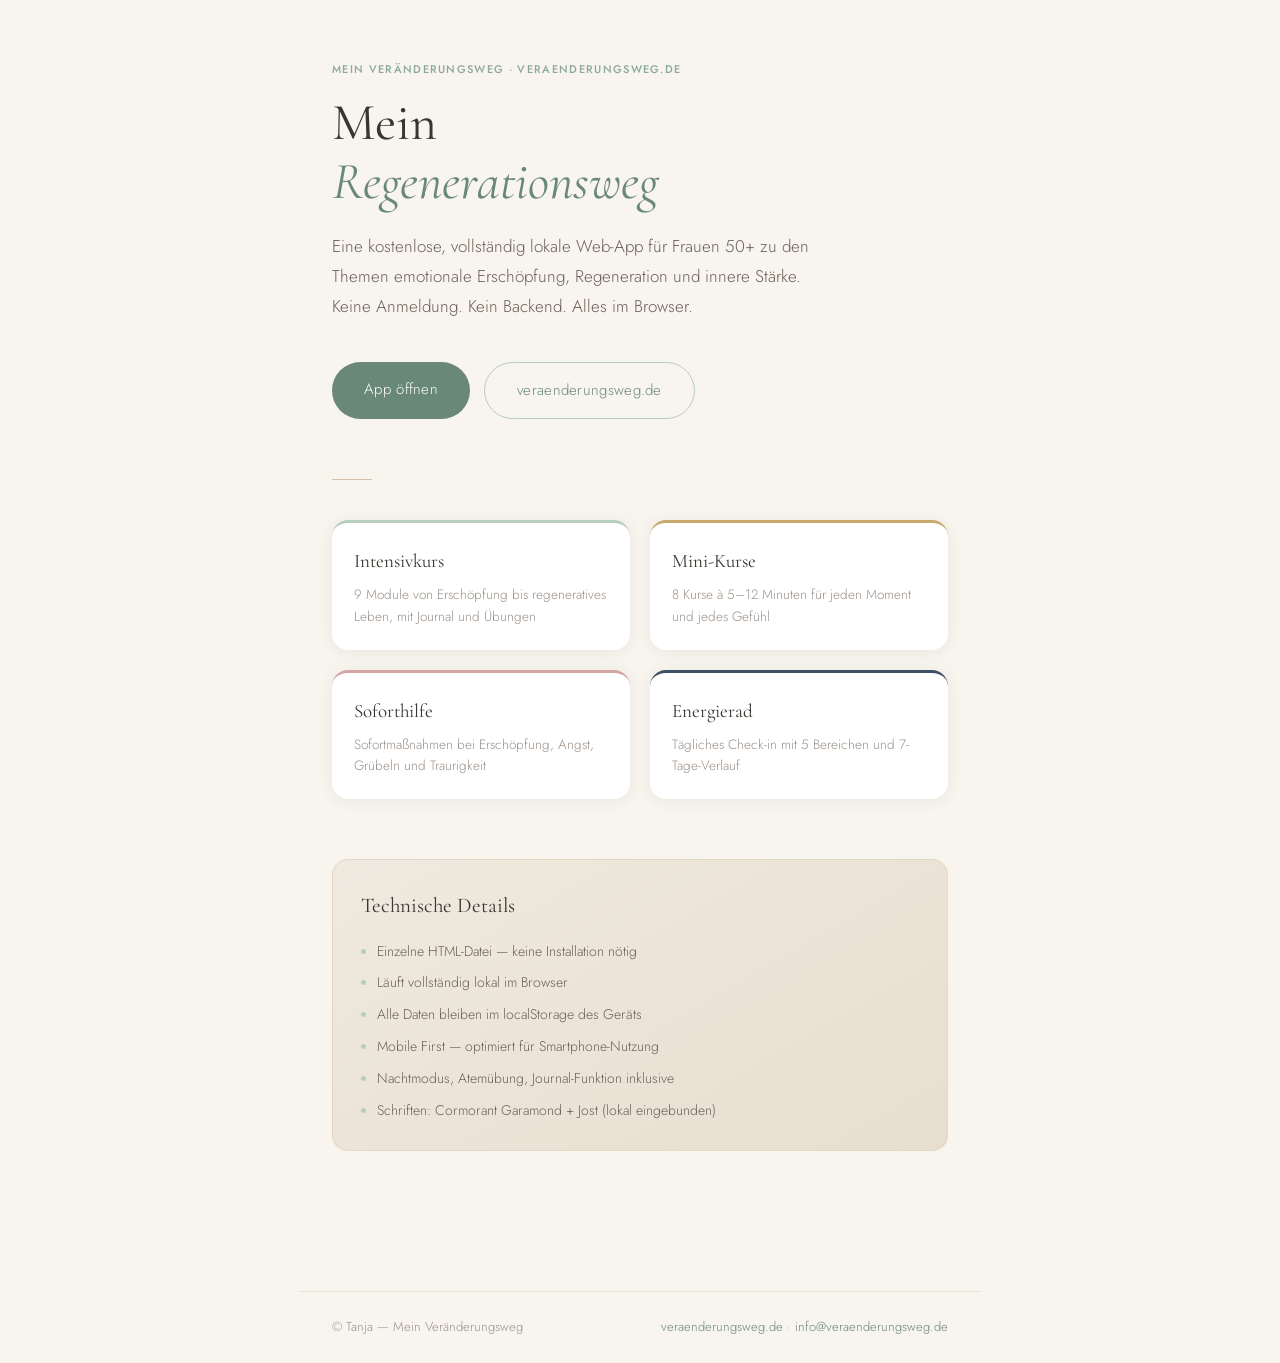
<file: index.html>
<!DOCTYPE html>
<html lang="de">
<head>
<meta charset="UTF-8">
<meta name="viewport" content="width=device-width, initial-scale=1.0">
<title>Mein Regenerationsweg</title>
<link rel="stylesheet" href="fonts.css">
<style>
*{box-sizing:border-box;margin:0;padding:0}
:root{
  --creme:#F8F4EE;--sand:#D4C4A8;--sand-light:#E8DED0;
  --sage:#8BA89A;--sage-light:#B8CEBC;--sage-dark:#6A8878;
  --gold:#C9A96E;--text-dark:#3A3530;--text-mid:#6B6059;--text-light:#9A9088;
  --white:#FFFFFF;
}
html,body{height:100%}
body{
  font-family:'Jost',sans-serif;
  background:var(--creme);
  color:var(--text-dark);
  font-weight:300;
  line-height:1.7;
  min-height:100vh;
  display:flex;
  flex-direction:column;
}
.page{
  flex:1;
  max-width:680px;
  margin:0 auto;
  padding:60px 32px 80px;
  width:100%;
}
.tag{
  font-size:11px;letter-spacing:0.12em;text-transform:uppercase;
  color:var(--sage);font-weight:500;margin-bottom:14px;
}
h1{
  font-family:'Cormorant Garamond',serif;
  font-size:clamp(36px,6vw,52px);
  font-weight:400;line-height:1.15;
  color:var(--text-dark);
  margin-bottom:20px;
}
h1 em{font-style:italic;color:var(--sage-dark)}
.lead{
  font-size:17px;color:var(--text-mid);
  line-height:1.75;max-width:500px;
  margin-bottom:40px;
}
.btn-row{display:flex;gap:14px;flex-wrap:wrap;margin-bottom:60px}
.btn-primary{
  display:inline-block;
  padding:15px 32px;
  background:var(--sage-dark);
  color:var(--white);
  border-radius:32px;
  text-decoration:none;
  font-size:15px;
  letter-spacing:0.02em;
  transition:all 0.3s ease;
}
.btn-primary:hover{background:var(--sage);transform:translateY(-2px);box-shadow:0 6px 24px rgba(106,136,120,0.3)}
.btn-secondary{
  display:inline-block;
  padding:15px 32px;
  background:transparent;
  color:var(--sage-dark);
  border:1.5px solid var(--sage-light);
  border-radius:32px;
  text-decoration:none;
  font-size:15px;
  letter-spacing:0.02em;
  transition:all 0.3s ease;
}
.btn-secondary:hover{background:var(--sage-light);color:var(--white)}
.divider{width:40px;height:1px;background:var(--sand);margin-bottom:40px}
.features{
  display:grid;
  grid-template-columns:repeat(auto-fit,minmax(200px,1fr));
  gap:20px;
  margin-bottom:60px;
}
.feature{
  background:var(--white);
  border-radius:16px;
  padding:22px;
  box-shadow:0 2px 16px rgba(60,50,40,0.07);
  border-top:3px solid var(--sage-light);
}
.feature:nth-child(2){border-top-color:var(--gold)}
.feature:nth-child(3){border-top-color:#D4A5A5}
.feature:nth-child(4){border-top-color:#3D5166}
.feature-title{
  font-family:'Cormorant Garamond',serif;
  font-size:19px;font-weight:400;
  color:var(--text-dark);margin-bottom:7px;
}
.feature-desc{font-size:13.5px;color:var(--text-light);line-height:1.6}
.tech{
  background:linear-gradient(150deg,#EFE9DF,var(--sand-light));
  border-radius:16px;padding:28px;
  border:1px solid rgba(212,196,168,0.4);
  margin-bottom:60px;
}
.tech-title{
  font-family:'Cormorant Garamond',serif;
  font-size:21px;font-weight:400;color:var(--text-dark);
  margin-bottom:16px;
}
.tech-list{list-style:none;display:flex;flex-direction:column;gap:8px}
.tech-list li{
  font-size:14px;color:var(--text-mid);
  padding-left:16px;position:relative;
}
.tech-list li::before{
  content:'';position:absolute;left:0;top:9px;
  width:5px;height:5px;border-radius:50%;background:var(--sage-light);
}
footer{
  padding:24px 32px;
  border-top:1px solid rgba(212,196,168,0.4);
  font-size:13px;color:var(--text-light);
  display:flex;justify-content:space-between;align-items:center;
  flex-wrap:wrap;gap:12px;
  max-width:680px;margin:0 auto;width:100%;
}
footer a{color:var(--sage-dark);text-decoration:none}
footer a:hover{text-decoration:underline}
@media(max-width:500px){
  .page{padding:40px 20px 60px}
  .btn-row{flex-direction:column}
  .btn-primary,.btn-secondary{text-align:center}
}
</style>
</head>
<body>

<div class="page">

  <div class="tag">Mein Veränderungsweg &middot; veraenderungsweg.de</div>

  <h1>Mein<br><em>Regenerationsweg</em></h1>

  <p class="lead">
    Eine kostenlose, vollständig lokale Web-App für Frauen 50+ zu den Themen emotionale Erschöpfung, Regeneration und innere Stärke. Keine Anmeldung. Kein Backend. Alles im Browser.
  </p>

  <div class="btn-row">
    <a href="regenerationsweg.html" class="btn-primary">App öffnen</a>
    <a href="https://veraenderungsweg.de" target="_blank" class="btn-secondary">veraenderungsweg.de</a>
  </div>

  <div class="divider"></div>

  <div class="features">
    <div class="feature">
      <div class="feature-title">Intensivkurs</div>
      <div class="feature-desc">9 Module von Erschöpfung bis regeneratives Leben, mit Journal und Übungen</div>
    </div>
    <div class="feature">
      <div class="feature-title">Mini-Kurse</div>
      <div class="feature-desc">8 Kurse à 5–12 Minuten für jeden Moment und jedes Gefühl</div>
    </div>
    <div class="feature">
      <div class="feature-title">Soforthilfe</div>
      <div class="feature-desc">Sofortmaßnahmen bei Erschöpfung, Angst, Grübeln und Traurigkeit</div>
    </div>
    <div class="feature">
      <div class="feature-title">Energierad</div>
      <div class="feature-desc">Tägliches Check-in mit 5 Bereichen und 7-Tage-Verlauf</div>
    </div>
  </div>

  <div class="tech">
    <div class="tech-title">Technische Details</div>
    <ul class="tech-list">
      <li>Einzelne HTML-Datei &mdash; keine Installation nötig</li>
      <li>Läuft vollständig lokal im Browser</li>
      <li>Alle Daten bleiben im localStorage des Geräts</li>
      <li>Mobile First &mdash; optimiert für Smartphone-Nutzung</li>
      <li>Nachtmodus, Atemübung, Journal-Funktion inklusive</li>
      <li>Schriften: Cormorant Garamond + Jost (lokal eingebunden)</li>
    </ul>
  </div>

</div>

<footer>
  <span>&copy; Tanja &mdash; Mein Veränderungsweg</span>
  <span><a href="https://veraenderungsweg.de" target="_blank">veraenderungsweg.de</a> &middot; <a href="mailto:info@veraenderungsweg.de">info@veraenderungsweg.de</a></span>
</footer>

</body>
</html>
</file>
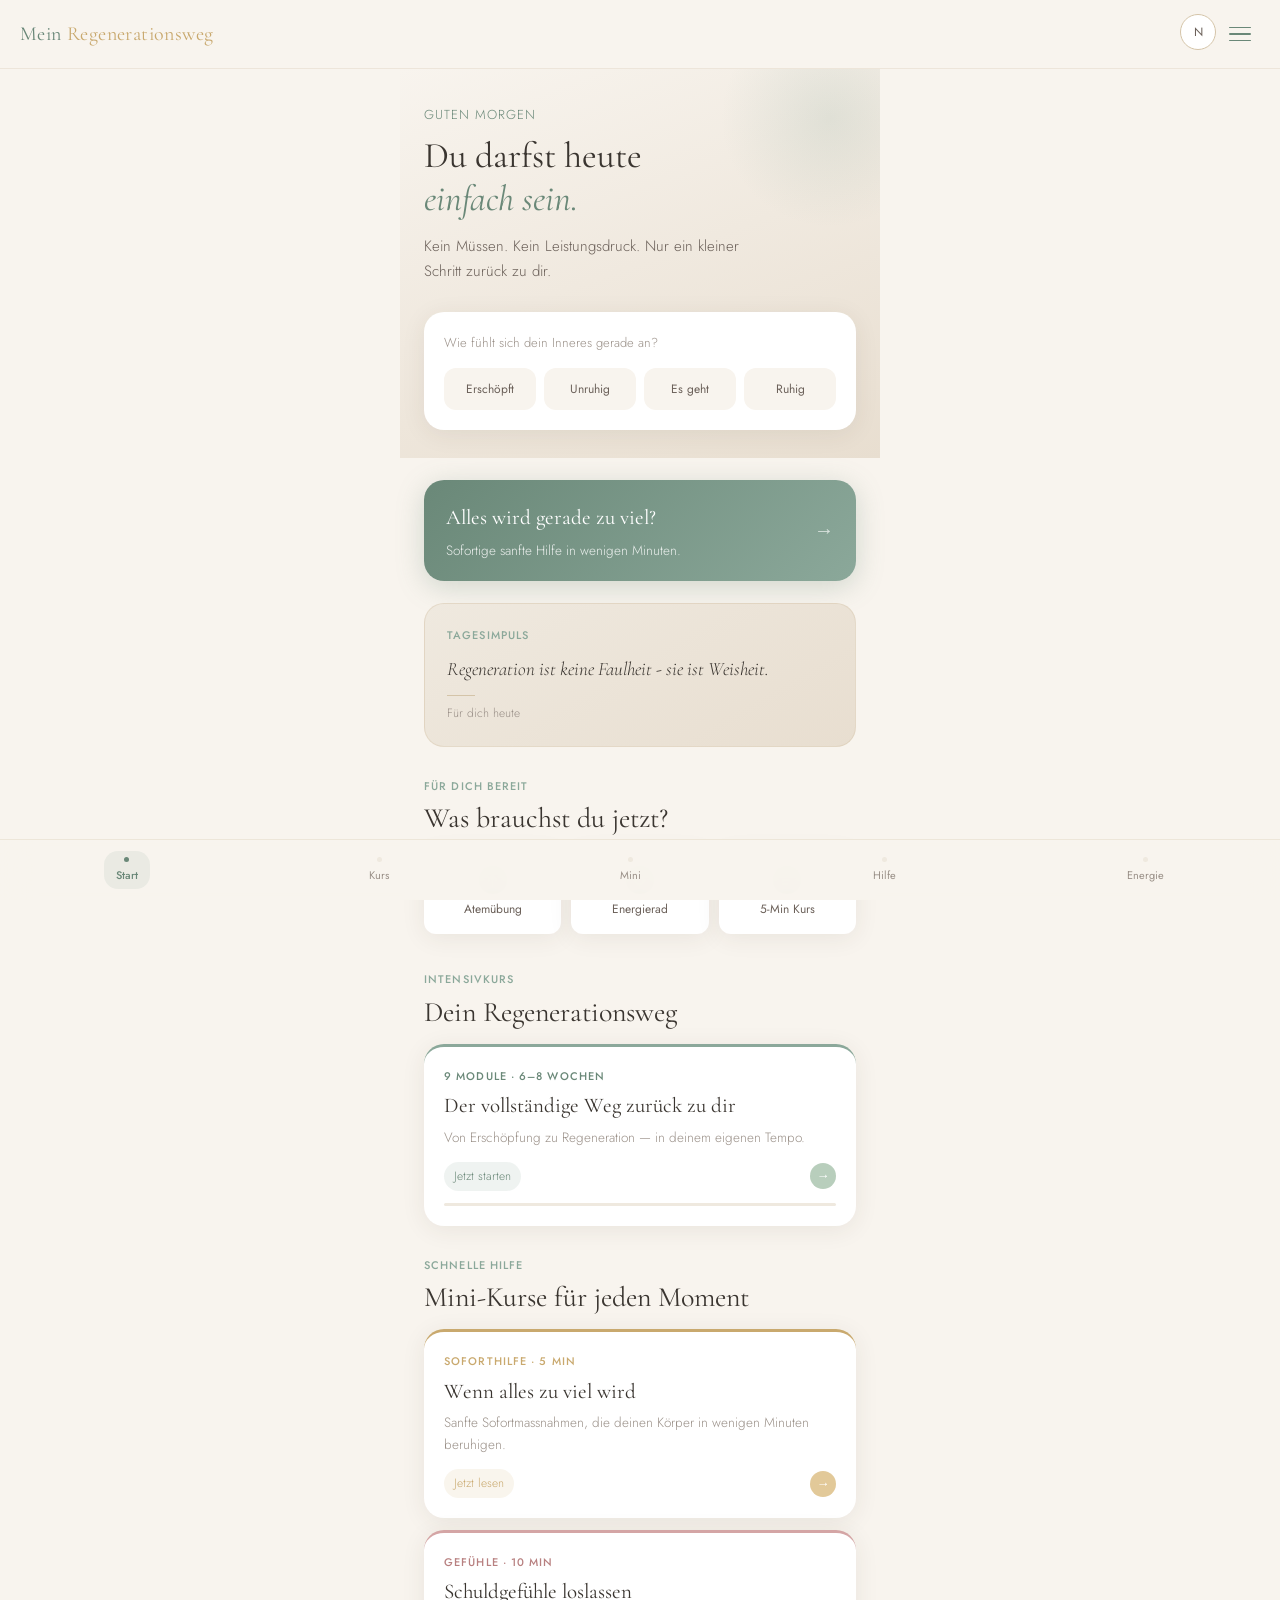
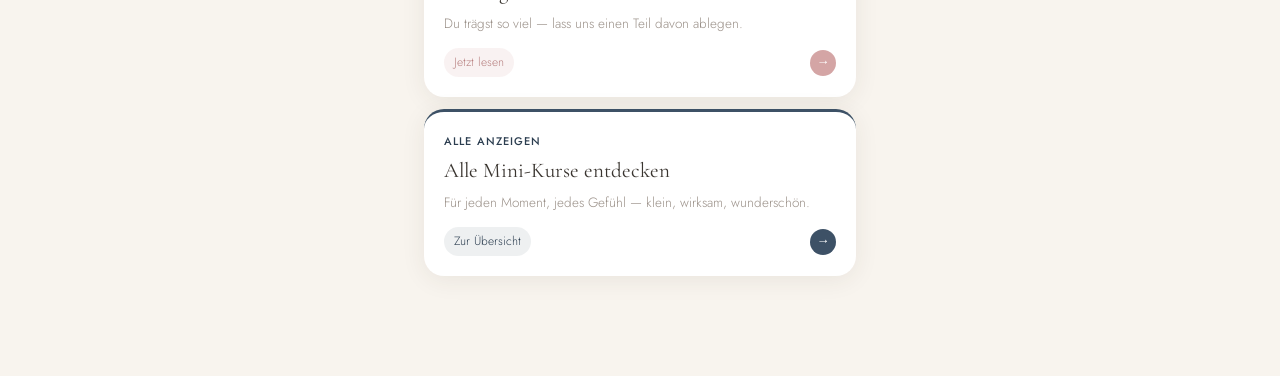
<file: regenerationsweg.html>
<!DOCTYPE html>
<html lang="de">
<head>
<meta charset="UTF-8">
<meta name="viewport" content="width=device-width, initial-scale=1.0, maximum-scale=1.0">
<title>Mein Regenerationsweg</title>
<link rel="stylesheet" href="fonts.css">
<style>
:root{--creme:#F8F4EE;--creme-dark:#EFE9DF;--sand:#D4C4A8;--sand-light:#E8DED0;--sage:#8BA89A;--sage-light:#B8CEBC;--sage-dark:#6A8878;--gold:#C9A96E;--gold-light:#E2C999;--rose:#D4A5A5;--rose-dark:#B88080;--nacht:#2C3E50;--nacht-light:#3D5166;--text-dark:#3A3530;--text-mid:#6B6059;--text-light:#9A9088;--white:#FFFFFF;--radius:20px;--radius-sm:12px;--shadow:0 4px 24px rgba(60,50,40,0.08);--shadow-h:0 8px 32px rgba(60,50,40,0.14);--tr:all 0.35s cubic-bezier(0.25,0.46,0.45,0.94)}
*{box-sizing:border-box;margin:0;padding:0;-webkit-tap-highlight-color:transparent}
html{scroll-behavior:smooth}
body{font-family:'Jost',sans-serif;background:var(--creme);color:var(--text-dark);min-height:100vh;overflow-x:hidden;font-weight:300;line-height:1.7}
body.night{--creme:#1E1A17;--creme-dark:#2A2420;--sand-light:#352C24;--white:#2A2520;--text-dark:#E8DED0;--text-mid:#B0A498;--text-light:#7A6E68}
.nav-bar{position:fixed;top:0;left:0;right:0;z-index:100;background:rgba(248,244,238,0.94);backdrop-filter:blur(12px);border-bottom:1px solid rgba(212,196,168,0.3);padding:14px 20px;display:flex;align-items:center;justify-content:space-between}
.nav-logo{font-family:'Cormorant Garamond',serif;font-size:20px;font-weight:400;color:var(--sage-dark);letter-spacing:0.02em}
.nav-logo span{color:var(--gold)}
.nav-menu-btn{width:40px;height:40px;border:none;background:none;cursor:pointer;display:flex;flex-direction:column;align-items:center;justify-content:center;gap:5px;border-radius:10px}
.nav-menu-btn span{display:block;width:22px;height:1.5px;background:var(--sage-dark);transition:var(--tr);border-radius:2px}
.nav-menu-btn.open span:nth-child(1){transform:translateY(6.5px) rotate(45deg)}
.nav-menu-btn.open span:nth-child(2){opacity:0}
.nav-menu-btn.open span:nth-child(3){transform:translateY(-6.5px) rotate(-45deg)}
.night-btn{position:fixed;top:14px;right:64px;z-index:110;width:36px;height:36px;border-radius:50%;border:1.5px solid var(--sand);background:var(--white);display:flex;align-items:center;justify-content:center;cursor:pointer;font-size:12px;color:var(--text-mid);font-family:'Jost',sans-serif}
.overlay{position:fixed;inset:0;background:rgba(42,35,30,0.35);z-index:150;opacity:0;pointer-events:none;transition:opacity 0.4s ease}
.overlay.open{opacity:1;pointer-events:all}
.sidebar{position:fixed;top:0;right:-100%;bottom:0;width:min(320px,85vw);background:var(--white);z-index:200;transition:right 0.4s cubic-bezier(0.25,0.46,0.45,0.94);box-shadow:-8px 0 40px rgba(60,50,40,0.12);overflow-y:auto;padding:80px 30px 40px}
.sidebar.open{right:0}
.sb-title{font-family:'Cormorant Garamond',serif;font-size:26px;color:var(--sage-dark);margin-bottom:6px;font-weight:400}
.sb-sub{font-size:13px;color:var(--text-light);margin-bottom:28px}
.sb-label{font-size:11px;letter-spacing:0.12em;text-transform:uppercase;color:var(--sand);margin:20px 0 8px;font-weight:500}
.sb-link{display:flex;align-items:center;gap:10px;padding:12px 0;color:var(--text-mid);font-size:15px;border-bottom:1px solid var(--creme-dark);cursor:pointer;transition:var(--tr)}
.sb-link:hover{color:var(--sage-dark)}
.sb-dot{width:5px;height:5px;border-radius:50%;background:var(--sage-light);flex-shrink:0}
.app{max-width:480px;margin:0 auto;padding-top:68px;padding-bottom:100px}
.view{display:none}.view.active{display:block}
@keyframes fi{from{opacity:0;transform:translateY(8px)}to{opacity:1;transform:translateY(0)}}
.ai{animation:fi 0.5s ease forwards}
.sg>*{opacity:0;animation:fi 0.5s ease forwards}
.sg>*:nth-child(1){animation-delay:0.05s}.sg>*:nth-child(2){animation-delay:0.12s}.sg>*:nth-child(3){animation-delay:0.19s}.sg>*:nth-child(4){animation-delay:0.26s}.sg>*:nth-child(5){animation-delay:0.33s}
.hero{padding:36px 24px 28px;background:linear-gradient(160deg,var(--creme) 0%,var(--sand-light) 100%);position:relative;overflow:hidden}
.hero::before{content:'';position:absolute;top:-60px;right:-60px;width:220px;height:220px;background:radial-gradient(circle,rgba(139,168,154,0.18) 0%,transparent 70%);border-radius:50%}
.hero-greet{font-size:13px;letter-spacing:0.08em;color:var(--sage-dark);margin-bottom:8px;text-transform:uppercase}
.hero-h{font-family:'Cormorant Garamond',serif;font-size:36px;line-height:1.2;color:var(--text-dark);font-weight:400;margin-bottom:14px}
.hero-h em{font-style:italic;color:var(--sage-dark)}
.hero-sub{font-size:15px;color:var(--text-mid);line-height:1.65;max-width:320px}
.checkin{margin-top:28px;background:var(--white);border-radius:var(--radius);padding:20px;box-shadow:var(--shadow)}
.checkin-label{font-size:13px;color:var(--text-light);margin-bottom:14px}
.mood-row{display:flex;gap:8px}
.mood-btn{flex:1;text-align:center;background:var(--creme);border-radius:var(--radius-sm);padding:11px 4px;cursor:pointer;transition:var(--tr);border:1.5px solid transparent;font-size:12px;color:var(--text-mid);font-family:'Jost',sans-serif}
.mood-btn:hover,.mood-btn.sel{border-color:var(--sage-light);background:var(--white);color:var(--sage-dark);transform:translateY(-2px)}
.mood-resp{margin-top:12px;padding:13px 15px;background:rgba(139,168,154,0.09);border-radius:var(--radius-sm);font-size:14px;color:var(--text-mid);line-height:1.65;display:none;border-left:2px solid var(--sage-light)}
.mood-resp.show{display:block;animation:fi 0.4s ease}
.sh{padding:30px 24px 14px}
.sh-tag{font-size:11px;letter-spacing:0.1em;text-transform:uppercase;color:var(--sage);font-weight:500;margin-bottom:6px}
.sh-title{font-family:'Cormorant Garamond',serif;font-size:28px;font-weight:400;color:var(--text-dark);line-height:1.25}
.sos-banner{margin:22px 24px 0;background:linear-gradient(135deg,var(--sage-dark),var(--sage));border-radius:var(--radius);padding:20px 22px;color:var(--white);cursor:pointer;transition:var(--tr);box-shadow:0 6px 28px rgba(106,136,120,0.28)}
.sos-banner:hover{transform:translateY(-2px)}
.sos-banner-row{display:flex;align-items:center;justify-content:space-between}
.sos-banner h3{font-family:'Cormorant Garamond',serif;font-size:21px;font-weight:400;margin-bottom:5px}
.sos-banner p{font-size:13.5px;opacity:0.85;line-height:1.5}
.impuls{margin:22px 24px 0;background:linear-gradient(150deg,var(--creme-dark),var(--sand-light));border-radius:var(--radius);padding:22px;border:1px solid rgba(212,196,168,0.4)}
.impuls-tag{font-size:11px;letter-spacing:0.1em;text-transform:uppercase;color:var(--sage);margin-bottom:10px;font-weight:500}
.impuls-quote{font-family:'Cormorant Garamond',serif;font-size:19px;line-height:1.5;color:var(--text-dark);font-style:italic;font-weight:300}
.impuls-line{width:28px;height:1px;background:var(--sand);margin:12px 0 7px}
.impuls-author{font-size:12px;color:var(--text-light)}
.cards{padding:0 24px;display:flex;flex-direction:column;gap:12px}
.card{background:var(--white);border-radius:var(--radius);box-shadow:var(--shadow);overflow:hidden;cursor:pointer;transition:var(--tr);display:block}
.card:hover{transform:translateY(-3px);box-shadow:var(--shadow-h)}
.card-in{padding:20px}
.card-tag{font-size:11px;letter-spacing:0.1em;text-transform:uppercase;font-weight:500;margin-bottom:7px}
.card-title{font-family:'Cormorant Garamond',serif;font-size:21px;font-weight:400;line-height:1.3;margin-bottom:7px;color:var(--text-dark)}
.card-desc{font-size:13.5px;color:var(--text-light);line-height:1.6}
.card-foot{display:flex;align-items:center;justify-content:space-between;margin-top:14px}
.card-badge{font-size:12px;padding:4px 10px;border-radius:20px}
.card-arrow{width:26px;height:26px;border-radius:50%;display:flex;align-items:center;justify-content:center;font-size:13px}
.card-prog{height:3px;background:var(--creme-dark);border-radius:2px;margin-top:12px;overflow:hidden}
.card-prog-fill{height:100%;background:var(--sage);border-radius:2px;transition:width 0.6s ease}
.c-sage{border-top:3px solid var(--sage)}.c-sage .card-tag{color:var(--sage-dark)}.c-sage .card-badge{background:rgba(139,168,154,0.14);color:var(--sage-dark)}.c-sage .card-arrow{background:var(--sage-light);color:var(--white)}
.c-gold{border-top:3px solid var(--gold)}.c-gold .card-tag{color:var(--gold)}.c-gold .card-badge{background:rgba(201,169,110,0.12);color:var(--gold)}.c-gold .card-arrow{background:var(--gold-light);color:var(--white)}
.c-rose{border-top:3px solid var(--rose)}.c-rose .card-tag{color:var(--rose-dark)}.c-rose .card-badge{background:rgba(212,165,165,0.14);color:var(--rose-dark)}.c-rose .card-arrow{background:var(--rose);color:var(--white)}
.c-nacht{border-top:3px solid var(--nacht-light)}.c-nacht .card-tag{color:var(--nacht)}.c-nacht .card-badge{background:rgba(44,62,80,0.08);color:var(--nacht)}.c-nacht .card-arrow{background:var(--nacht-light);color:var(--white)}
.qrow{padding:0 24px;display:grid;grid-template-columns:repeat(3,1fr);gap:10px;margin-bottom:6px}
.qbtn{background:var(--white);border-radius:var(--radius-sm);padding:16px 10px;text-align:center;cursor:pointer;transition:var(--tr);box-shadow:var(--shadow);border:none;font-family:'Jost',sans-serif}
.qbtn:hover{transform:translateY(-2px);box-shadow:var(--shadow-h)}
.qbtn-circle{width:28px;height:28px;border-radius:50%;background:var(--sage-light);margin:0 auto 8px;display:flex;align-items:center;justify-content:center}
.qbtn-circle svg{width:13px;height:13px;fill:none;stroke:var(--white);stroke-width:2;stroke-linecap:round}
.qbtn-label{font-size:12px;color:var(--text-mid);line-height:1.3}
.vh{padding:20px 24px 0;display:flex;align-items:center;gap:14px}
.back-btn{width:40px;height:40px;border-radius:50%;border:1.5px solid var(--sand);background:var(--white);display:flex;align-items:center;justify-content:center;font-size:16px;cursor:pointer;flex-shrink:0;transition:var(--tr);font-family:'Jost',sans-serif;color:var(--text-mid)}
.back-btn:hover{background:var(--creme-dark)}
.vh-title{font-family:'Cormorant Garamond',serif;font-size:20px;font-weight:400;color:var(--text-dark)}
.kurs-hero{padding:22px 24px 18px}
.kurs-tag{font-size:11px;letter-spacing:0.1em;text-transform:uppercase;color:var(--sage-dark);font-weight:500;margin-bottom:7px}
.kurs-title{font-family:'Cormorant Garamond',serif;font-size:30px;font-weight:400;line-height:1.2;margin-bottom:12px;color:var(--text-dark)}
.kurs-intro{font-size:15px;color:var(--text-mid);line-height:1.75;background:rgba(139,168,154,0.08);border-radius:var(--radius-sm);padding:15px;border-left:3px solid var(--sage-light)}
.kurs-prog-bar{margin:4px 24px 18px;background:var(--creme-dark);height:4px;border-radius:3px;overflow:hidden}
.kurs-prog-fill{height:100%;background:linear-gradient(90deg,var(--sage),var(--sage-light));border-radius:3px;transition:width 0.8s ease}
.mod-list{padding:0 24px;display:flex;flex-direction:column;gap:10px}
.mod-item{background:var(--white);border-radius:var(--radius-sm);padding:16px 18px;display:flex;align-items:center;gap:14px;cursor:pointer;transition:var(--tr);box-shadow:0 2px 12px rgba(60,50,40,0.05);border:1.5px solid transparent}
.mod-item:hover{border-color:var(--sage-light);transform:translateX(3px)}
.mod-item.locked{opacity:0.5;cursor:default;pointer-events:none}
.mod-num{width:34px;height:34px;border-radius:50%;display:flex;align-items:center;justify-content:center;font-size:13px;font-weight:500;flex-shrink:0}
.n-done{background:var(--sage-light);color:var(--white)}.n-active{background:var(--sage-dark);color:var(--white)}.n-lock{background:var(--creme-dark);color:var(--text-light)}
.mod-info{flex:1}.mod-title{font-size:15px;color:var(--text-dark);line-height:1.35;margin-bottom:2px}.mod-sub{font-size:12px;color:var(--text-light)}.mod-ico{font-size:13px;color:var(--text-light)}
.mod-content{padding:0 24px}
.ms{background:var(--white);border-radius:var(--radius);padding:22px;margin-bottom:14px;box-shadow:0 2px 14px rgba(60,50,40,0.05)}
.ms-title{font-family:'Cormorant Garamond',serif;font-size:21px;font-weight:400;color:var(--sage-dark);margin-bottom:13px}
.ms-text{font-size:15px;color:var(--text-mid);line-height:1.8}
.ms-text p{margin-bottom:12px}.ms-text p:last-child{margin-bottom:0}
.refbox{background:rgba(139,168,154,0.07);border-radius:var(--radius-sm);padding:17px;border:1px solid rgba(139,168,154,0.17)}
.reflabel{font-size:11px;letter-spacing:0.08em;text-transform:uppercase;color:var(--sage-dark);font-weight:500;margin-bottom:10px}
.reflist{list-style:none}
.reflist li{font-size:14.5px;color:var(--text-mid);padding:9px 0 9px 18px;border-bottom:1px solid rgba(139,168,154,0.11);line-height:1.65;position:relative}
.reflist li::before{content:'';position:absolute;left:0;top:17px;width:5px;height:5px;border-radius:50%;background:var(--sage-light)}
.reflist li:last-child{border-bottom:none}
.journal-ta{width:100%;min-height:100px;border:1.5px solid var(--sand-light);border-radius:var(--radius-sm);padding:13px;font-family:'Jost',sans-serif;font-size:14px;color:var(--text-dark);background:var(--white);resize:vertical;line-height:1.65;transition:var(--tr);outline:none}
.journal-ta:focus{border-color:var(--sage);box-shadow:0 0 0 3px rgba(139,168,154,0.11)}
.journal-ta::placeholder{color:var(--text-light)}
.save-btn{margin-top:9px;padding:9px 18px;background:var(--sage-dark);color:var(--white);border:none;border-radius:22px;font-family:'Jost',sans-serif;font-size:13px;cursor:pointer;transition:var(--tr)}
.save-btn:hover{background:var(--sage)}
.ubox{background:rgba(201,169,110,0.08);border-radius:var(--radius-sm);padding:17px;border:1px solid rgba(201,169,110,0.17)}
.ulabel{font-size:11px;letter-spacing:0.08em;text-transform:uppercase;color:var(--gold);font-weight:500;margin-bottom:10px}
.usteps{list-style:none;counter-reset:s}
.usteps li{counter-increment:s;font-size:14.5px;color:var(--text-mid);padding:9px 0 9px 36px;border-bottom:1px solid rgba(201,169,110,0.1);position:relative;line-height:1.65}
.usteps li::before{content:counter(s);position:absolute;left:0;top:11px;width:22px;height:22px;border-radius:50%;background:var(--gold-light);color:var(--white);font-size:12px;display:flex;align-items:center;justify-content:center;font-weight:500}
.usteps li:last-child{border-bottom:none}
.done-btn{width:calc(100% - 48px);margin:4px 24px 24px;padding:15px;background:linear-gradient(135deg,var(--sage-dark),var(--sage));color:var(--white);border:none;border-radius:28px;font-family:'Jost',sans-serif;font-size:15px;cursor:pointer;transition:var(--tr);display:block}
.done-btn:hover{transform:translateY(-2px);box-shadow:0 6px 24px rgba(106,136,120,0.28)}
.mini-grid{padding:0 24px;display:grid;grid-template-columns:1fr 1fr;gap:12px}
.mini-card{background:var(--white);border-radius:var(--radius-sm);padding:18px 14px;cursor:pointer;transition:var(--tr);box-shadow:0 2px 12px rgba(60,50,40,0.06);border-top:3px solid var(--sage-light)}
.mini-card:hover{transform:translateY(-2px);box-shadow:var(--shadow-h)}
.mini-card:nth-child(2n){border-top-color:var(--gold-light)}.mini-card:nth-child(3n){border-top-color:var(--rose)}
.mini-num{width:26px;height:26px;border-radius:50%;background:var(--creme-dark);display:flex;align-items:center;justify-content:center;font-size:12px;color:var(--sage-dark);margin-bottom:9px;font-weight:500}
.mini-title{font-size:13.5px;color:var(--text-dark);line-height:1.4}.mini-time{font-size:11px;color:var(--text-light);margin-top:5px}
.slide-wrap{padding:0 24px}
.slide-card{background:var(--white);border-radius:var(--radius);padding:26px 22px;box-shadow:var(--shadow);min-height:260px;display:none;animation:fi 0.35s ease}
.slide-card.active{display:block}
.slide-num{font-size:11px;letter-spacing:0.1em;text-transform:uppercase;color:var(--text-light);margin-bottom:14px}
.slide-head{font-family:'Cormorant Garamond',serif;font-size:25px;font-weight:400;color:var(--text-dark);line-height:1.3;margin-bottom:14px}
.slide-body{font-size:15px;color:var(--text-mid);line-height:1.8}
.slide-nav{display:flex;gap:10px;margin-top:22px}
.slide-btn{flex:1;padding:13px;border-radius:22px;border:none;font-family:'Jost',sans-serif;font-size:14px;cursor:pointer;transition:var(--tr)}
.sbtn-prev{background:var(--creme-dark);color:var(--text-mid)}.sbtn-prev:hover{background:var(--sand)}
.sbtn-next{background:var(--sage-dark);color:var(--white)}.sbtn-next:hover{opacity:0.9}
.sdots{display:flex;justify-content:center;gap:6px;margin-top:14px}
.sdot{width:7px;height:7px;border-radius:50%;background:var(--sand);transition:var(--tr)}
.sdot.active{background:var(--sage-dark);width:20px;border-radius:4px}
.sos-cards{padding:0 24px;display:flex;flex-direction:column;gap:12px}
.sos-card{background:var(--white);border-radius:var(--radius);box-shadow:var(--shadow);overflow:hidden}
.sos-head{padding:17px 18px;display:flex;align-items:center;gap:13px;cursor:pointer}
.sos-stripe{width:4px;height:42px;border-radius:3px;flex-shrink:0}
.ss-sage{background:var(--sage-light)}.ss-rose{background:var(--rose)}.ss-nacht{background:var(--nacht-light)}.ss-gold{background:var(--gold-light)}
.sos-info h4{font-size:16px;color:var(--text-dark);margin-bottom:2px;font-weight:400}.sos-info p{font-size:13px;color:var(--text-light);line-height:1.4}
.sos-tog{margin-left:auto;width:26px;height:26px;border-radius:50%;background:var(--creme-dark);display:flex;align-items:center;justify-content:center;font-size:16px;color:var(--text-light);flex-shrink:0}
.sos-body{padding:0 18px 18px;display:none;animation:fi 0.35s ease}.sos-body.open{display:block}
.sos-step{display:flex;align-items:flex-start;gap:11px;padding:9px 0;border-bottom:1px solid var(--creme-dark);font-size:14px;color:var(--text-mid);line-height:1.65}
.sos-step:last-child{border-bottom:none}
.sos-snum{min-width:22px;height:22px;border-radius:50%;background:var(--sage-light);color:var(--white);font-size:12px;display:flex;align-items:center;justify-content:center;font-weight:500;flex-shrink:0;margin-top:1px}
.rad-wrap{padding:0 24px}.rad-card{background:var(--white);border-radius:var(--radius);padding:22px;box-shadow:var(--shadow);margin-bottom:14px}
.rad-title{font-family:'Cormorant Garamond',serif;font-size:22px;font-weight:400;color:var(--text-dark);margin-bottom:5px}
.rad-sub{font-size:13px;color:var(--text-light);margin-bottom:20px;line-height:1.6}
.slg{margin-bottom:17px}.slg-label{display:flex;justify-content:space-between;align-items:center;margin-bottom:7px;font-size:14px;color:var(--text-mid)}
.slg-val{font-family:'Cormorant Garamond',serif;font-size:22px;color:var(--sage-dark);font-weight:300}
input[type=range]{-webkit-appearance:none;width:100%;height:4px;border-radius:3px;background:var(--creme-dark);outline:none;cursor:pointer}
input[type=range]::-webkit-slider-thumb{-webkit-appearance:none;width:22px;height:22px;border-radius:50%;background:var(--sage-dark);border:3px solid var(--white);box-shadow:0 2px 8px rgba(106,136,120,0.3);cursor:pointer}
.rad-save{width:100%;padding:13px;background:linear-gradient(135deg,var(--sage-dark),var(--sage));color:var(--white);border:none;border-radius:28px;font-family:'Jost',sans-serif;font-size:15px;cursor:pointer;transition:var(--tr);margin-top:6px}
.rad-save:hover{opacity:0.9;transform:translateY(-1px)}
.rad-hist{margin-top:18px;padding-top:16px;border-top:1px solid var(--creme-dark);display:none}
.rad-hlabel{font-size:11px;letter-spacing:0.07em;text-transform:uppercase;color:var(--text-light);margin-bottom:10px}
.rad-bars{display:flex;gap:6px;align-items:flex-end;height:44px}
.rad-bar{flex:1;border-radius:3px 3px 0 0;background:linear-gradient(180deg,var(--sage-light),var(--sage-dark));opacity:0.55;min-height:4px}
.breath-wrap{display:flex;flex-direction:column;align-items:center;padding:22px 0}
.breath-ring{width:120px;height:120px;border-radius:50%;border:2px solid var(--sage-light);background:radial-gradient(circle,rgba(139,168,154,0.13) 0%,transparent 70%);display:flex;align-items:center;justify-content:center;transition:transform 4s ease-in-out}
.breath-ring.inhale{transform:scale(1.35)}.breath-ring.exhale{transform:scale(1)}
.breath-inner{width:56px;height:56px;border-radius:50%;background:rgba(139,168,154,0.1);border:1px solid rgba(139,168,154,0.28)}
.breath-txt{font-family:'Cormorant Garamond',serif;font-size:18px;color:var(--sage-dark);text-align:center;margin-top:18px;font-style:italic;font-weight:300;min-height:26px}
.breath-count{font-size:13px;color:var(--text-light);margin-top:7px;min-height:18px}
.breath-btn{margin-top:18px;padding:11px 28px;background:transparent;border:1.5px solid var(--sage);color:var(--sage-dark);border-radius:28px;font-family:'Jost',sans-serif;font-size:14px;cursor:pointer;transition:var(--tr)}
.breath-btn:hover{background:var(--sage);color:var(--white)}
.bnav{position:fixed;bottom:0;left:0;right:0;background:rgba(248,244,238,0.95);backdrop-filter:blur(16px);border-top:1px solid rgba(212,196,168,0.3);display:flex;justify-content:space-around;padding:11px 0 max(11px,env(safe-area-inset-bottom));z-index:90}
.ni{display:flex;flex-direction:column;align-items:center;gap:4px;cursor:pointer;transition:var(--tr);padding:6px 12px;border-radius:14px;border:none;background:none;font-family:'Jost',sans-serif}
.ni:hover{background:var(--creme-dark)}.ni.active{background:rgba(139,168,154,0.13)}
.ni-dot{width:5px;height:5px;border-radius:50%;background:var(--creme-dark);margin-bottom:1px;transition:var(--tr)}
.ni.active .ni-dot{background:var(--sage-dark)}
.ni-label{font-size:11px;color:var(--text-light)}.ni.active .ni-label{color:var(--sage-dark);font-weight:500}
.toast{position:fixed;bottom:88px;left:50%;transform:translateX(-50%) translateY(16px);background:var(--text-dark);color:var(--white);padding:11px 20px;border-radius:22px;font-size:14px;opacity:0;transition:all 0.4s ease;z-index:300;white-space:nowrap;pointer-events:none}
.toast.show{opacity:1;transform:translateX(-50%) translateY(0)}
</style>
</head>
<body>
<nav class="nav-bar">
  <div class="nav-logo">Mein <span>Regenerationsweg</span></div>
  <button class="nav-menu-btn" id="menuBtn"><span></span><span></span><span></span></button>
</nav>
<button class="night-btn" id="nightBtn">N</button>
<div class="overlay" id="overlay"></div>
<div class="sidebar" id="sidebar">
  <div class="sb-title">Navigation</div>
  <div class="sb-sub">Sanft zurück zu sich finden</div>
  <div class="sb-label">Bereiche</div>
  <div class="sb-link" onclick="go('home')"><span class="sb-dot"></span> Startseite</div>
  <div class="sb-link" onclick="go('kurs')"><span class="sb-dot"></span> Intensivkurs</div>
  <div class="sb-link" onclick="go('minikurse')"><span class="sb-dot"></span> Mini-Kurse</div>
  <div class="sb-link" onclick="go('soforthilfe')"><span class="sb-dot"></span> Soforthilfe</div>
  <div class="sb-link" onclick="go('rad')"><span class="sb-dot"></span> Energierad</div>
  <div class="sb-link" onclick="go('atem')"><span class="sb-dot"></span> Atemübung</div>
  <div class="sb-label">Einstellungen</div>
  <div class="sb-link" id="resetBtn"><span class="sb-dot"></span> Fortschritt zurücksetzen</div>
</div>
<main class="app">
  <div class="view active" id="view-home">
    <div class="hero ai">
      <div class="hero-greet" id="greet">Guten Morgen</div>
      <h1 class="hero-h">Du darfst heute<br><em>einfach sein.</em></h1>
      <p class="hero-sub">Kein Müssen. Kein Leistungsdruck. Nur ein kleiner Schritt zurück zu dir.</p>
      <div class="checkin">
        <div class="checkin-label">Wie fühlt sich dein Inneres gerade an?</div>
        <div class="mood-row">
          <button class="mood-btn" onclick="mood(this,'erschöpft')">Erschöpft</button>
          <button class="mood-btn" onclick="mood(this,'unruhig')">Unruhig</button>
          <button class="mood-btn" onclick="mood(this,'okay')">Es geht</button>
          <button class="mood-btn" onclick="mood(this,'gut')">Ruhig</button>
        </div>
        <div class="mood-resp" id="moodResp"></div>
      </div>
    </div>
    <div class="sos-banner" onclick="go('soforthilfe')">
      <div class="sos-banner-row">
        <div><h3>Alles wird gerade zu viel?</h3><p>Sofortige sanfte Hilfe in wenigen Minuten.</p></div>
        <div style="font-size:20px;opacity:0.7">&#8594;</div>
      </div>
    </div>
    <div class="impuls ai">
      <div class="impuls-tag">Tagesimpuls</div>
      <div class="impuls-quote" id="impuls"></div>
      <div class="impuls-line"></div>
      <div class="impuls-author">Für dich heute</div>
    </div>
    <div class="sh"><div class="sh-tag">Für dich bereit</div><div class="sh-title">Was brauchst du jetzt?</div></div>
    <div class="qrow sg">
      <button class="qbtn" onclick="go('atem')">
        <div class="qbtn-circle"><svg viewBox="0 0 14 14"><path d="M7 1v12M3 7c0-2 1.5-4 4-4s4 2 4 4"/></svg></div>
        <div class="qbtn-label">Atemübung</div>
      </button>
      <button class="qbtn" onclick="go('rad')">
        <div class="qbtn-circle"><svg viewBox="0 0 14 14"><circle cx="7" cy="7" r="4"/><path d="M7 1v2M7 11v2M1 7h2M11 7h2"/></svg></div>
        <div class="qbtn-label">Energierad</div>
      </button>
      <button class="qbtn" onclick="go('minikurs-detail',0)">
        <div class="qbtn-circle"><svg viewBox="0 0 14 14"><path d="M2 3h10M2 7h7M2 11h5"/></svg></div>
        <div class="qbtn-label">5-Min Kurs</div>
      </button>
    </div>
    <div class="sh"><div class="sh-tag">Intensivkurs</div><div class="sh-title">Dein Regenerationsweg</div></div>
    <div class="cards sg">
      <div class="card c-sage" onclick="go('kurs')">
        <div class="card-in">
          <div class="card-tag">9 Module &middot; 6&#8211;8 Wochen</div>
          <div class="card-title">Der vollständige Weg zurück zu dir</div>
          <div class="card-desc">Von Erschöpfung zu Regeneration &#8212; in deinem eigenen Tempo.</div>
          <div class="card-foot"><span class="card-badge">Jetzt starten</span><div class="card-arrow">&#8594;</div></div>
          <div class="card-prog"><div class="card-prog-fill" id="homeBar" style="width:0%"></div></div>
        </div>
      </div>
    </div>
    <div class="sh"><div class="sh-tag">Schnelle Hilfe</div><div class="sh-title">Mini-Kurse für jeden Moment</div></div>
    <div class="cards sg">
      <div class="card c-gold" onclick="go('minikurs-detail',0)">
        <div class="card-in">
          <div class="card-tag">Soforthilfe &middot; 5 Min</div>
          <div class="card-title">Wenn alles zu viel wird</div>
          <div class="card-desc">Sanfte Sofortmassnahmen, die deinen Körper in wenigen Minuten beruhigen.</div>
          <div class="card-foot"><span class="card-badge">Jetzt lesen</span><div class="card-arrow">&#8594;</div></div>
        </div>
      </div>
      <div class="card c-rose" onclick="go('minikurs-detail',1)">
        <div class="card-in">
          <div class="card-tag">Gefühle &middot; 10 Min</div>
          <div class="card-title">Schuldgefühle loslassen</div>
          <div class="card-desc">Du trägst so viel &#8212; lass uns einen Teil davon ablegen.</div>
          <div class="card-foot"><span class="card-badge">Jetzt lesen</span><div class="card-arrow">&#8594;</div></div>
        </div>
      </div>
      <div class="card c-nacht" onclick="go('minikurse')">
        <div class="card-in">
          <div class="card-tag">Alle anzeigen</div>
          <div class="card-title">Alle Mini-Kurse entdecken</div>
          <div class="card-desc">Für jeden Moment, jedes Gefühl &#8212; klein, wirksam, wunderschön.</div>
          <div class="card-foot"><span class="card-badge">Zur Übersicht</span><div class="card-arrow">&#8594;</div></div>
        </div>
      </div>
    </div>
  </div>
  <div class="view" id="view-kurs">
    <div class="vh"><button class="back-btn" onclick="go('home')">&#8592;</button><div class="vh-title">Intensivkurs</div></div>
    <div class="kurs-hero">
      <div class="kurs-tag">9 Module &middot; In deinem Tempo</div>
      <h2 class="kurs-title">Zurück zu dir &#8212; Schritt für Schritt</h2>
      <div class="kurs-intro">Kein Programm mit Druck. Ein persönlicher Raum zum Innehalten, Verstehen und sanft Verändern. Du machst, was du kannst. Jeder Schritt zaehlt.</div>
    </div>
    <div class="kurs-prog-bar"><div class="kurs-prog-fill" id="kursBar" style="width:0%"></div></div>
    <div class="mod-list sg" id="modList"></div>
  </div>
  <div class="view" id="view-modul">
    <div class="vh"><button class="back-btn" onclick="go('kurs')">&#8592;</button><div class="vh-title" id="modVTitle">Modul</div></div>
    <div class="kurs-hero">
      <div class="kurs-tag" id="modTag"></div>
      <h2 class="kurs-title" id="modTitle"></h2>
      <div class="kurs-intro" id="modIntro"></div>
    </div>
    <div class="mod-content" id="modContent"></div>
    <button class="done-btn" id="doneBtn" onclick="completeModule()">Modul abschließen</button>
  </div>
  <div class="view" id="view-minikurse">
    <div class="vh"><button class="back-btn" onclick="go('home')">&#8592;</button><div class="vh-title">Mini-Kurse</div></div>
    <div class="sh"><div class="sh-tag">5 bis 15 Minuten</div><div class="sh-title">Für jeden Moment</div></div>
    <div class="mini-grid sg" id="miniGrid"></div>
  </div>
  <div class="view" id="view-minikurs-detail">
    <div class="vh"><button class="back-btn" onclick="go('minikurse')">&#8592;</button><div class="vh-title" id="mkTitle"></div></div>
    <div style="height:16px"></div>
    <div class="slide-wrap" id="slideWrap"></div>
    <div class="sdots" id="sdots"></div>
    <div style="padding:0 24px;margin-top:14px">
      <div class="slide-nav">
        <button class="slide-btn sbtn-prev" id="prevBtn" onclick="chSlide(-1)">&#8592; Zurück</button>
        <button class="slide-btn sbtn-next" id="nextBtn" onclick="chSlide(1)">Weiter &#8594;</button>
      </div>
    </div>
  </div>
  <div class="view" id="view-soforthilfe">
    <div class="vh"><button class="back-btn" onclick="go('home')">&#8592;</button><div class="vh-title">Soforthilfe</div></div>
    <div class="sh"><div class="sh-tag">Sofortige Hilfe</div><div class="sh-title">Atme. Du bist nicht allein.</div></div>
    <div class="sos-cards sg" id="sosCards"></div>
  </div>
  <div class="view" id="view-rad">
    <div class="vh"><button class="back-btn" onclick="go('home')">&#8592;</button><div class="vh-title">Mein Energierad</div></div>
    <div class="sh"><div class="sh-tag">Tägliches Check-in</div><div class="sh-title">Wie geht es dir heute wirklich?</div></div>
    <div class="rad-wrap">
      <div class="rad-card">
        <div class="rad-title">Deine Energie heute</div>
        <div class="rad-sub">Bewege die Regler sanft &#8212; nur deine ehrliche Wahrnehmung zaehlt.</div>
        <div class="slg"><div class="slg-label"><span>Körperliche Energie</span><span class="slg-val" id="v1">5</span></div><input type="range" min="1" max="10" value="5" oninput="sv(this,'v1')"></div>
        <div class="slg"><div class="slg-label"><span>Emotionale Ruhe</span><span class="slg-val" id="v2">5</span></div><input type="range" min="1" max="10" value="5" oninput="sv(this,'v2')"></div>
        <div class="slg"><div class="slg-label"><span>Innere Klarheit</span><span class="slg-val" id="v3">5</span></div><input type="range" min="1" max="10" value="5" oninput="sv(this,'v3')"></div>
        <div class="slg"><div class="slg-label"><span>Freude und Leichtigkeit</span><span class="slg-val" id="v4">5</span></div><input type="range" min="1" max="10" value="5" oninput="sv(this,'v4')"></div>
        <div class="slg"><div class="slg-label"><span>Verbundenheit mit mir</span><span class="slg-val" id="v5">5</span></div><input type="range" min="1" max="10" value="5" oninput="sv(this,'v5')"></div>
        <button class="rad-save" onclick="saveRad()">Heute speichern</button>
        <div class="rad-hist" id="radHist"><div class="rad-hlabel">Letzte 7 Tage</div><div class="rad-bars" id="radBars"></div></div>
      </div>
    </div>
  </div>
  <div class="view" id="view-atem">
    <div class="vh"><button class="back-btn" onclick="go('home')">&#8592;</button><div class="vh-title">Atemübung</div></div>
    <div class="sh"><div class="sh-tag">Parasympathikus aktivieren</div><div class="sh-title">Komm zur Ruhe &#8212; jetzt</div></div>
    <div style="padding:0 24px">
      <div class="ms"><div class="ms-text"><p>Diese Atemübung aktiviert deinen Parasympathikus &#8212; den Teil deines Nervensystems, der für Ruhe und Regeneration zuständig ist.</p></div></div>
      <div class="ms">
        <div class="breath-wrap">
          <div class="breath-ring" id="breathRing"><div class="breath-inner"></div></div>
          <div class="breath-txt" id="breathTxt">Bereit, wenn du es bist</div>
          <div class="breath-count" id="breathCount"></div>
          <button class="breath-btn" id="breathBtn" onclick="toggleBreath()">Übung starten</button>
        </div>
      </div>
      <div class="ms">
        <div class="ms-title">So funktioniert es</div>
        <div class="ubox"><div class="ulabel">4-6-Atmung</div>
          <ol class="usteps">
            <li>Setze dich bequem hin. Schultern entspannt fallen lassen.</li>
            <li>Atme 4 Sekunden lang ruhig durch die Nase ein.</li>
            <li>Atme 6 Sekunden lang durch den Mund aus.</li>
            <li>Wiederhole dies 5 bis 8 Mal, ohne Druck.</li>
          </ol>
        </div>
      </div>
    </div>
  </div>
</main>
<nav class="bnav">
  <button class="ni active" id="nav-home" onclick="go('home')"><div class="ni-dot"></div><span class="ni-label">Start</span></button>
  <button class="ni" id="nav-kurs" onclick="go('kurs')"><div class="ni-dot"></div><span class="ni-label">Kurs</span></button>
  <button class="ni" id="nav-minikurse" onclick="go('minikurse')"><div class="ni-dot"></div><span class="ni-label">Mini</span></button>
  <button class="ni" id="nav-soforthilfe" onclick="go('soforthilfe')"><div class="ni-dot"></div><span class="ni-label">Hilfe</span></button>
  <button class="ni" id="nav-rad" onclick="go('rad')"><div class="ni-dot"></div><span class="ni-label">Energie</span></button>
</nav>
<div class="toast" id="toast"></div>
<script>
'use strict';

var IMP=[
  'Du musst nicht jeden Tag stark sein. Du darfst auch einfach atmen.',
  'Sanftheit ist keine Schwäche - sie ist die tiefste Form der Stärke.',
  'Kleine Schritte sind immer noch Schritte. Du bewegst dich.',
  'Dein Körper ist kein Projekt. Er ist dein Zuhause.',
  'Es ist erlaubt, langsam zu sein. Es ist erlaubt, Pause zu machen.',
  'Du trägst genug. Lass heute etwas davon los.',
  'Regeneration ist keine Faulheit - sie ist Weisheit.',
  'Heute darf alles ein bisschen weniger sein.',
  'Freundlichkeit mit dir selbst ist der Anfang von allem.',
  'Du bist mehr als das, was du leistest.'
];
var MOODS={
  erschöpft:'Das darf so sein. Erschöpfung ist ein Signal, kein Versagen. Dein Körper bittet um Fürsorge - und genau die findest du hier.',
  unruhig:'Innere Unruhe kennen so viele von uns. Lass uns gemeinsam ein bisschen Raum schaffen - ein Atemzug nach dem anderen.',
  okay:'Schön, dass du heute hier bist. Was könntest du dir heute Gutes tun? Auch etwas Kleines zaehlt.',
  gut:'Wie wunderbar. Diese Ruhe darf bleiben. Nutze diesen Moment, um tief zu landen - in dir.'
};
var MODS=[
{title:'Warum bin ich so erschöpft?',sub:'Nervensystem - Mental Load - Schuldgefühle',
 intro:'Viele Frauen spüren diese Erschöpfung tief in sich und fragen sich: Warum eigentlich? Die Antwort: Du tust sehr viel. Nur wird das selten gesehen - auch von dir selbst nicht.',
 secs:[
  {type:'text',title:'Was passiert in dir?',html:'<p>Chronische Erschöpfung entsteht nicht über Nacht. Sie ist das Ergebnis von vielen kleinen Belastungen, die sich über Jahre aufgestapelt haben: unsichtbare Arbeit, emotionale Verantwortung, das ständige Funktionieren-Müssen.</p><p>Dein Nervensystem lebt im Dauerstress-Modus. Das Ergebnis: Du fühlst dich leer, aber gleichzeitig innerlich angespannt. Das ist keine Schwäche. Das ist Biologie.</p>'},
  {type:'reflexion',title:'Reflexion',qs:['Wann hast du zuletzt wirklich Pause gemacht - ohne schlechtes Gewissen?','Was trägst du täglich mit dir, das niemand sieht?','Was würde sich verändern, wenn du dir erlaubst, zu regenerieren?']},
  {type:'journal',title:'Mein Journal',key:'j0'},
  {type:'uebung',title:'Kleine Soforthilfe',steps:['Lege eine Hand auf dein Herz. Fühle deinen eigenen Herzschlag.','Sage innerlich: Ich tue genug. Ich bin genug.','Atme dreimal tief durch - länger aus als ein.','Erlaube dir, für diesen Moment nichts zu leisten.']}
 ]},
{title:'Zur Ruhe kommen',sub:'Parasympathikus - Vagusnerv - Atemübungen',
 intro:'Ruhe ist kein Zustand, den wir verdienen müssen. Sie ist ein biologisches Grundbedürfnis. Und sie ist erlernbar.',
 secs:[
  {type:'text',title:'Dein Nervensystem verstehen',html:'<p>Der Vagusnerv verbindet dein Gehirn mit Herz, Lunge und Magen. Er ist der Dirigent deiner inneren Ruhe. Wenn du langsam und tief ausatmest, aktivierst du ihn direkt. Das ist keine Einbildung - das ist Neurobiologie.</p>'},
  {type:'uebung',title:'Sofort-Atemübung',steps:['Schließe die Augen, wenn du magst.','Atme 4 Sekunden ein - ruhig, durch die Nase.','Atme 6 Sekunden aus - durch den leicht geöffneten Mund.','Wiederhole dies 5 Mal. Dein Körper wird sich verändern.']},
  {type:'reflexion',title:'Reflexion',qs:['Wo in deinem Körper spürst du Anspannung gerade?','Was wäre, wenn du jetzt 5 Minuten nichts tätest?']},
  {type:'journal',title:'Mein Journal',key:'j1'}
 ]},
{title:'Endlich wieder schlafen',sub:'Grübeln - Cortisol - Abendrituale',
 intro:'Schlechter Schlaf erschöpft nicht nur - er verstärkt alles. Guter Schlaf ist die tiefste Regeneration, die du dir geben kannst.',
 secs:[
  {type:'text',title:'Was nachts in dir passiert',html:'<p>Nächtliches Grübeln ist kein Zeichen von Schwäche - es ist ein überlastetes Nervensystem. Cortisol sollte abends sinken, aber bei chronischem Stress bleibt es erhöht. Kleine Abendrituale können diesen Kreislauf sanft unterbrechen.</p>'},
  {type:'uebung',title:'Dein Abend-Ritual',steps:['1 Stunde vor dem Schlafen: Bildschirme weglegen oder dimmen.','Wärme - warmer Tee, warme Socken - signalisiert dem Körper Sicherheit.','3 Dinge aufschreiben, für die du dankbar bist.','Gedanken auf Papier auslagern, damit das Gehirn loslassen kann.']},
  {type:'reflexion',title:'Reflexion',qs:['Was beschäftigt dich nachts am meisten?','Wann hast du zuletzt wirklich erholt geschlafen?']},
  {type:'journal',title:'Mein Journal',key:'j2'}
 ]},
{title:'Energie zurückholen',sub:'Ernährung - Blutzucker - Energiequellen',
 intro:'Energie entsteht nicht durch mehr Kaffee oder mehr Disziplin. Sie entsteht durch Fürsorge für deinen Körper.',
 secs:[
  {type:'text',title:'Woher kommt deine Energie?',html:'<p>Chronische Erschöpfung hat oft körperliche Wurzeln: Blutzuckerschwankungen, stille Entzündungen, zu wenig Eiweiss, Magnesiummangel. Das bedeutet nicht Diät oder strenge Regeln - sondern sanft auf das achten, was dir wirklich Kraft gibt.</p>'},
  {type:'uebung',title:'Kleine Energiehelfer',steps:['Morgens als erstes ein Glas Wasser - bevor Kaffee.','Frühstück mit Eiweiss stabilisiert den Blutzucker.','Kaffee erst nach 90 Minuten - so bleibt die Wirkung länger.','Ein 10-Minuten-Spaziergang nach dem Essen hebt die Stimmung sofort.']},
  {type:'reflexion',title:'Reflexion',qs:['Was gibt dir Energie - und was nimmt sie?','Wie ernährst du dich gerade wirklich?']},
  {type:'journal',title:'Mein Journal',key:'j3'}
 ]},
{title:'Bewegung ohne Druck',sub:'Sanfte Mobilisation - BDNF - Nervensystem',
 intro:'Bewegung heilt. Aber nicht jede Bewegung - und nicht um jeden Preis. Sanfte Bewegung ist Medizin für das Nervensystem.',
 secs:[
  {type:'text',title:'Bewegung als Heilung',html:'<p>Wenn wir uns bewegen, produziert das Gehirn BDNF - ein Protein, das Nervenzellen repariert. Es ist der Dünger für dein Gehirn. Sanfte Bewegung wirkt tief ohne zu erschöpfen.</p>'},
  {type:'uebung',title:'Sanfte tägliche Bewegung',steps:['10 Minuten Spaziergang draußen ist mehr wert als Pflichtgymnastik.','Schultern kreisen, Nacken dehnen - überall möglich, sofort wirksam.','Sanftes Schütteln der Arme löst Spannung aus dem Nervensystem.','Tanzen zu einem Lieblingslied - sofort stimmungsaufhellend.']},
  {type:'reflexion',title:'Reflexion',qs:['Welche Bewegung macht dir wirklich Freude?','Was hindert dich, dich täglich sanft zu bewegen?']},
  {type:'journal',title:'Mein Journal',key:'j4'}
 ]},
{title:'Emotionale Erschöpfung',sub:'People Pleasing - Grenzen - Selbstfürsorge',
 intro:'Du gibst so viel - an andere, an die Arbeit, an die Familie. Was bleibt für dich?',
 secs:[
  {type:'text',title:'Was emotionale Erschöpfung ist',html:'<p>People Pleasing erschöpft tief. Nicht weil du schwach bist, sondern weil du gelernt hast, dass deine Bedürfnisse warten können. Sie können es nicht. Grenzen setzen ist kein Egoismus - es ist Selbstrespekt.</p>'},
  {type:'uebung',title:'Grenzen freundlich setzen',steps:['Das passt mir gerade nicht - dieser Satz braucht keine Begründung.','Pause machen ist keine Absage - es ist eine Entscheidung für dich.','Jeden Tag eine Sache, die nur für dich ist.','Nein zu sagen ist manchmal das liebevollste Ja zu dir selbst.']},
  {type:'reflexion',title:'Reflexion',qs:['Wem gibst du gerade besonders viel?','Was brauchst du selbst gerade am meisten?','Wann hast du zuletzt Nein gesagt - ohne schlechtes Gewissen?']},
  {type:'journal',title:'Mein Journal',key:'j5'}
 ]},
{title:'Wieder Freude spüren',sub:'Dopamin - Glücksmomente - Kreativität',
 intro:'Freude ist nicht Luxus. Freude ist Biologie. Dein Gehirn braucht sie - und du verdienst sie.',
 secs:[
  {type:'text',title:'Wie Freude entsteht',html:'<p>Dopamin entsteht nicht durch große Ereignisse. Es entsteht durch kleine Vorfreuden, durch kreative Momente, durch Natur, durch Musik. Wenn wir erschöpft sind, vergessen wir oft, was uns Freude macht.</p>'},
  {type:'uebung',title:'Freude einladen',steps:['Schreibe 5 Dinge auf, die dir früher Freude bereitet haben.','Plane heute eins davon ein - auch wenn nur für 10 Minuten.','20 Minuten Natur senken Cortisol nachweislich.','Musik, die du liebst, einfach laut aufdrehen.']},
  {type:'reflexion',title:'Reflexion',qs:['Was hat dir früher echte Freude gebracht?','Wann hast du zuletzt wirklich gelacht?']},
  {type:'journal',title:'Mein Journal',key:'j6'}
 ]},
{title:'Das neue Lebensrad',sub:'Energie - Ruhe - Beziehungen - Sinn',
 intro:'Wie sieht dein Leben gerade wirklich aus? Das Lebensrad hilft dir, ehrlich hinzuschauen - ohne zu urteilen.',
 secs:[
  {type:'text',title:'Dein Lebensrad',html:'<p>Das Lebensrad zeigt dir, wo dein Leben im Gleichgewicht ist - und wo es Fürsorge braucht. Es geht nicht darum, überall eine 10 zu erreichen. Es geht darum, zu verstehen, wo du jetzt stehst.</p>'},
  {type:'reflexion',title:'Dein ehrlicher Blick',qs:['Welcher Bereich fehlt dir gerade am meisten?','Wo fühlst du dich gut versorgt?','Was wäre dein wichtigster nächster Schritt?']},
  {type:'journal',title:'Mein Journal',key:'j7'}
 ]},
{title:'Mein regeneratives Leben',sub:'Mini-Routinen - Rückfälle - sanfte Selbstführung',
 intro:'Du hast so viel gelernt. Jetzt geht es darum, es im Alltag zu leben - nicht perfekt, sondern menschlich.',
 secs:[
  {type:'text',title:'Sanfte Routinen aufbauen',html:'<p>Routinen müssen nicht groß sein, um zu wirken. Eine 2-Minuten-Gewohnheit, die du wirklich machst, ist mächtiger als ein 60-Minuten-Programm, das du meidest. Rückfälle sind normal - kein Versagen, sondern Information.</p>'},
  {type:'uebung',title:'Dein Mini-Alltag',steps:['Morgens: 3 tiefe Atemzüge, bevor du aufstehst.','Mittags: 1 Moment innehalten - wie fühlst du dich gerade?','Abends: 1 Sache, die heute gut war - auch wenn sie winzig war.','Wenn es schwer wird: Sanft sein. Immer.']},
  {type:'reflexion',title:'Dein letztes Wort',qs:['Was nimmst du aus diesem Kurs mit?','Welcher Satz soll dich begleiten?']},
  {type:'journal',title:'Mein persönliches Versprechen',key:'j8'}
 ]}
];
var MK=[
{title:'Wenn alles zu viel wird',time:'5 Min',slides:[
  {n:'1 / 5',h:'Alles wird gerade zu viel',b:'Das darfst du fühlen. Es ist kein Versagen - es ist dein Körper, der Pause braucht.'},
  {n:'2 / 5',h:'Atme zuerst',b:'Bevor du etwas löst: Atme. Einatmen 4 Sekunden. Ausatmen 6 Sekunden. Dreimal. Dein Nervensystem beruhigt sich sofort.'},
  {n:'3 / 5',h:'Alles raus',b:'Schreibe auf, was gerade zu viel ist. Kein Filter, kein Ordnen. Nur alles raus. Gedanken auf Papier müssen nicht mehr im Kopf kreisen.'},
  {n:'4 / 5',h:'Eine Sache',b:'Was ist die EINE Sache, die du jetzt wirklich tun könntest? Nicht alle. Nur eine. Klein. Schaffbar.'},
  {n:'5 / 5',h:'Du bist nicht allein',b:'Diese Überforderung kennen so viele Frauen. Du bist nicht schwach. Du trägst viel. Und du hast gerade einen kleinen Schritt getan.'}
]},
{title:'Schuldgefühle loslassen',time:'10 Min',slides:[
  {n:'1 / 5',h:'Schuldgefühle verstehen',b:'Schuldgefühle entstehen, wenn wir glauben, nicht genug zu sein. Sie sind ein erlerntes Muster - kein Beweis für Wahrheit.'},
  {n:'2 / 5',h:'Ist es wirklich deine Schuld?',b:'Habe ich mit Absicht Schaden angerichtet? Wenn nein - ist es Schuldgefühl, keine echte Schuld.'},
  {n:'3 / 5',h:'Selbstmitgefühl üben',b:'Was würdest du einer guten Freundin sagen, die dir erzählt, was du dir selbst vorwirfst? Genau das sagst du jetzt dir.'},
  {n:'4 / 5',h:'Loslassen',b:'Schreibe das Schuldgefühl auf. Dann: Ich vergebe mir dafür, dass ich das geglaubt habe. Falte das Papier und lege es weg.'},
  {n:'5 / 5',h:'Du bist mehr als deine Fehler',b:'Du trägst Güte, Fürsorge und Stärke in dir. Du darfst sanft mit dir sein. Immer.'}
]},
{title:'Schlafhilfe am Abend',time:'8 Min',slides:[
  {n:'1 / 5',h:'Guter Schlaf beginnt am Abend',b:'Nicht im Bett - sondern schon Stunden vorher. Was du am Abend tust, entscheidet, wie dein Körper die Nacht erlebt.'},
  {n:'2 / 5',h:'Reize reduzieren',b:'Bildschirme 60 Minuten vor dem Schlafen dimmen. Das blaue Licht unterdrueckt Melatonin.'},
  {n:'3 / 5',h:'Wärme signalisiert Sicherheit',b:'Ein warmer Tee, eine heisse Dusche, warme Socken - Wärme sagt dem Nervensystem: Es ist sicher.'},
  {n:'4 / 5',h:'Gedanken auslagern',b:'Schreibe auf, was im Kopf kreist. Das Gehirn kann loslassen, was auf Papier ist.'},
  {n:'5 / 5',h:'Dein Schlaf-Satz',b:'Lege dich hin und sage innerlich: Ich habe heute genug getan. Ich darf jetzt ruhen.'}
]},
{title:'Sanfte Morgenroutine',time:'7 Min',slides:[
  {n:'1 / 4',h:'Morgen neu beginnen',b:'Wie du in den Morgen gehst, beeinflusst deinen ganzen Tag. Nicht mit Pflichten - sondern mit Sanftheit.'},
  {n:'2 / 4',h:'Wasser zuerst',b:'Ein großes Glas Wasser vor dem ersten Kaffee. Dein Körper ist nach der Nacht dehydriert.'},
  {n:'3 / 4',h:'Drei Atemzüge',b:'Bevor du aufstehst: drei tiefe Atemzüge. Einatmen 4 - Ausatmen 6. Dein Nervensystem erwacht ruhig.'},
  {n:'4 / 4',h:'Eine Absicht für heute',b:'Nur eine Absicht: Heute moechte ich ... Sanft, machbar, dein.'}
]},
{title:'Selbstmitgefühl lernen',time:'12 Min',slides:[
  {n:'1 / 5',h:'Was ist Selbstmitgefühl?',b:'Sich selbst so begegnen, wie man einer guten Freundin begegnen würde. Mit Güte, Verständnis - ohne ständiges Urteilen.'},
  {n:'2 / 5',h:'Die innere Kritikerin',b:'Wir alle haben eine innere Stimme, die kommentiert und kritisiert. Sie will schuetzen - aber oft erschöpft sie uns mehr als sie hilft.'},
  {n:'3 / 5',h:'Die Hand aufs Herz',b:'Lege eine Hand auf dein Herz. Fühle die Wärme. Sage: Das ist schwer gerade. Ich darf sanft mit mir sein.'},
  {n:'4 / 5',h:'Schreibe dir einen Brief',b:'Schreibe dir einen kurzen Brief von deiner besten Freundin. Beginne mit: Liebe ... und schreibe, was du gerade brauchst.'},
  {n:'5 / 5',h:'Selbstmitgefühl ist Stärke',b:'Forschung zeigt: Selbstmitgefühl macht resilienter. Wer sanft mit sich ist, kann länger durchhalten.'}
]},
{title:'Nervensystem beruhigen',time:'6 Min',slides:[
  {n:'1 / 5',h:'Ein sanfter Reset',b:'Manchmal braucht das Nervensystem eine bewusste Einladung zur Ruhe. Das geht schneller als du denkst.'},
  {n:'2 / 5',h:'Langsames Ausatmen',b:'Ausatmen länger als Einatmen. 4 Sekunden ein - 7 Sekunden aus. Das aktiviert sofort den Parasympathikus.'},
  {n:'3 / 5',h:'Den Blick entspannen',b:'Weicher Blick, nicht fokussiert. Etwas in die Ferne schauen. Das beruhigt den Hirnstamm sofort.'},
  {n:'4 / 5',h:'Wärme oder Kaelte',b:'Kaltes Wasser auf die Handgelenke oder warme Haende auf den Nacken. Beides signalisiert: Alles ist gut.'},
  {n:'5 / 5',h:'5 Dinge sehen',b:'Benenne 5 Dinge, die du siehst. 4, die du hoerst. 3, die du fühlst. Dein Nervensystem kommt in die Gegenwart.'}
]},
{title:'Wieder Freude fühlen',time:'10 Min',slides:[
  {n:'1 / 5',h:'Freude ist erlaubt',b:'Auch wenn alles schwer ist - Freude darf sein. Sie gibt dir Kraft, mit dem Schweren umzugehen.'},
  {n:'2 / 5',h:'Was hat dir früher Freude gemacht?',b:'Denke zurück: Was hast du früher geliebt? Schreibe 3 Dinge auf.'},
  {n:'3 / 5',h:'Musik als Medizin',b:'Musik, die du liebst, aktiviert das Belohnungssystem. Dopamin steigt. Stimmung hebt sich.'},
  {n:'4 / 5',h:'Natur als Stimmungsheber',b:'20 Minuten in der Natur senken Cortisol nachweislich. Ein Park oder ein Baum auf der Straße reicht.'},
  {n:'5 / 5',h:'Kleine Freude planen',b:'Was ist eine kleine Freude, die du dir heute goennst? Schreibe es jetzt auf - damit es wirklich passiert.'}
]},
{title:'Kleine Hoffnungsschritte',time:'8 Min',slides:[
  {n:'1 / 4',h:'Hoffnung ist erlernbar',b:'Hoffnung entsteht durch kleine Handlungen. Jeder winzige Schritt vorwaerts staerkt das Gehirn: Es kann sich verändern.'},
  {n:'2 / 4',h:'Kleiner Schritt, große Wirkung',b:'Was wäre ein winziger Schritt, den du heute machen könntest - so klein, dass er fast lächerlich erscheint?'},
  {n:'3 / 4',h:'Morgen ausmalen',b:'Wie soll sich dein Leben in 6 Monaten anfühlen? Nicht was du erreicht hast - sondern wie du dich fühlst.'},
  {n:'4 / 4',h:'Hoffnung ist eine Entscheidung',b:'Jeden Tag neu: Ich entscheide mich für einen kleinen Schritt. Das ist Hoffnung in Aktion.'}
]}
];
var SOS=[
{stripe:'ss-sage',title:'Sofort beruhigen',sub:'In 2 Minuten zur Ruhe',steps:['Lege eine Hand auf dein Herz - die Wärme wirkt sofort.','Atme 4 Sekunden ein - 6 Sekunden aus. Dreimal.','Sage innerlich: Ich bin sicher. Ich bin hier.','Bleibe noch einen Moment sitzen.']},
{stripe:'ss-rose',title:'Wenn Angst aufsteigt',sub:'Nervensystem beruhigen',steps:['Erkenne: Das ist Angst, kein Alarm. Du bist sicher.','Benenne 5 Dinge, die du siehst - laut oder leise.','Stelle beide Fuesse fest auf den Boden.','Atme tief - länger aus als ein.','Du hast das schon überstanden. Du wirst es wieder überstehen.']},
{stripe:'ss-nacht',title:'Grübeln stoppen',sub:'Den Gedankenkreis unterbrechen',steps:['Erkenne: Du gruebelst gerade. Allein das Erkennen hilft.','Benenne den Gedanken: Ich denke gerade, dass ...','Kann ich das jetzt lösen? Wenn nein - darfst du es loslassen.','Schreibe den Gedanken auf und schließe das Notizbuch.','Mach jetzt etwas mit den Haenden.']},
{stripe:'ss-gold',title:'Wenn Traurigkeit kommt',sub:'Fühlen ohne zu versinken',steps:['Du darfst traurig sein. Traurigkeit ist kein Fehler.','Lege dich hin und lege eine Decke über dich.','Weine, wenn Tränen kommen. Sie waschen etwas weg.','Sage dir: Das geht vorbei. Gefühle fliessen.','Kontaktiere jemanden, dem du vertraust.']}
];
var cV='home',cM=0,cMini=0,cSl=0,bOn=false,bT=null,bC=0;
function ls(k,v){if(v!==undefined){try{localStorage.setItem('mrw_'+k,JSON.stringify(v));}catch(e){}}try{return JSON.parse(localStorage.getItem('mrw_'+k));}catch(e){return null;}}
function init(){
  var h=new Date().getHours();
  document.getElementById('greet').textContent=h<12?'Guten Morgen':h<17?'Guten Nachmittag':'Guten Abend';
  document.getElementById('impuls').textContent=IMP[new Date().getDay()%IMP.length];
  document.getElementById('menuBtn').addEventListener('click',toggleSB);
  document.getElementById('overlay').addEventListener('click',closeSB);
  document.getElementById('nightBtn').addEventListener('click',toggleNight);
  document.getElementById('resetBtn').addEventListener('click',resetAll);
  if(ls('night')){document.body.classList.add('night');document.getElementById('nightBtn').textContent='T';}
  buildMods();buildMini();buildSos();updProg();loadRH();
}
function go(view,param){
  closeSB();
  document.querySelectorAll('.view').forEach(function(v){v.classList.remove('active');});
  document.querySelectorAll('.ni').forEach(function(b){b.classList.remove('active');});
  if(view==='modul'){cM=param||0;buildMD(cM);showV('modul');}
  else if(view==='minikurs-detail'){cMini=param||0;cSl=0;buildMKD(cMini);showV('minikurs-detail');}
  else{showV(view);var nb=document.getElementById('nav-'+view);if(nb)nb.classList.add('active');}
  window.scrollTo(0,0);cV=view;
}
function showV(n){var e=document.getElementById('view-'+n);if(e)e.classList.add('active');}
function mood(el,key){
  document.querySelectorAll('.mood-btn').forEach(function(b){b.classList.remove('sel');});
  el.classList.add('sel');
  var r=document.getElementById('moodResp');r.textContent=MOODS[key];r.classList.add('show');
}
function buildMods(){
  var done=ls('done')||[];
  var list=document.getElementById('modList');list.innerHTML='';
  MODS.forEach(function(m,i){
    var isDone=done.indexOf(i)>-1;
    var unl=i===0||done.indexOf(i-1)>-1;
    var d=document.createElement('div');
    d.className='mod-item'+(unl?'':' locked');
    d.innerHTML='<div class="mod-num '+(isDone?'n-done':unl?'n-active':'n-lock')+'">'+(isDone?'&#10003;':(i+1))+'</div><div class="mod-info"><div class="mod-title">'+m.title+'</div><div class="mod-sub">'+m.sub+'</div></div><div class="mod-ico">'+(isDone?'&#10003;':unl?'&#8594;':'&#8211;')+'</div>';
    if(unl){(function(idx){d.onclick=function(){go('modul',idx);};})(i);}
    list.appendChild(d);
  });
}
function buildMD(idx){
  var m=MODS[idx];
  document.getElementById('modVTitle').textContent='Modul '+(idx+1);
  document.getElementById('modTag').textContent='Modul '+(idx+1)+' von '+MODS.length;
  document.getElementById('modTitle').textContent=m.title;
  document.getElementById('modIntro').textContent=m.intro;
  var c=document.getElementById('modContent');c.innerHTML='';
  m.secs.forEach(function(s){
    var sec=document.createElement('div');sec.className='ms';
    if(s.type==='text'){sec.innerHTML='<div class="ms-title">'+s.title+'</div><div class="ms-text">'+s.html+'</div>';}
    else if(s.type==='reflexion'){
      var lis=s.qs.map(function(q){return'<li>'+q+'</li>';}).join('');
      sec.innerHTML='<div class="ms-title">'+s.title+'</div><div class="refbox"><div class="reflabel">Zum Nachdenken</div><ul class="reflist">'+lis+'</ul></div>';
    }else if(s.type==='journal'){
      var sv=ls(s.key)||'';
      sec.innerHTML='<div class="ms-title">'+s.title+'</div><textarea class="journal-ta" placeholder="Schreibe hier, was dich bewegt ..." id="ta_'+s.key+'">'+sv+'</textarea><button class="save-btn" onclick="saveJ(\''+s.key+'\')">Speichern</button>';
    }else if(s.type==='übung'){
      var lis2=s.steps.map(function(st){return'<li>'+st+'</li>';}).join('');
      sec.innerHTML='<div class="ms-title">'+s.title+'</div><div class="ubox"><div class="ulabel">Deine Übung</div><ol class="usteps">'+lis2+'</ol></div>';
    }
    c.appendChild(sec);
  });
  var done=ls('done')||[];
  var btn=document.getElementById('doneBtn');
  if(done.indexOf(idx)>-1){btn.textContent='Abgeschlossen';btn.style.opacity='0.55';btn.onclick=null;}
  else{btn.textContent='Modul abschließen';btn.style.opacity='1';btn.onclick=completeModule;}
}
function saveJ(key){var el=document.getElementById('ta_'+key);if(el){ls(key,el.value);toast('Gespeichert');}}
function completeModule(){
  var done=ls('done')||[];
  if(done.indexOf(cM)===-1){done.push(cM);ls('done',done);}
  updProg();buildMods();toast('Modul abgeschlossen');
  setTimeout(function(){go('kurs');},900);
}
function updProg(){
  var done=(ls('done')||[]).length;
  var pct=Math.round(done/MODS.length*100)+'%';
  var kb=document.getElementById('kursBar');if(kb)kb.style.width=pct;
  var hb=document.getElementById('homeBar');if(hb)hb.style.width=pct;
}
function buildMini(){
  var g=document.getElementById('miniGrid');g.innerHTML='';
  MK.forEach(function(mk,i){
    var d=document.createElement('div');d.className='mini-card';
    d.innerHTML='<div class="mini-num">'+(i+1)+'</div><div class="mini-title">'+mk.title+'</div><div class="mini-time">'+mk.time+'</div>';
    (function(idx){d.onclick=function(){go('minikurs-detail',idx);};})(i);
    g.appendChild(d);
  });
}
function buildMKD(idx){
  var mk=MK[idx];
  document.getElementById('mkTitle').textContent=mk.title;
  var wrap=document.getElementById('slideWrap');wrap.innerHTML='';
  mk.slides.forEach(function(sl,i){
    var d=document.createElement('div');d.className='slide-card'+(i===0?' active':'');d.id='sl'+i;
    d.innerHTML='<div class="slide-num">'+sl.n+'</div><div class="slide-head">'+sl.h+'</div><div class="slide-body">'+sl.b+'</div>';
    wrap.appendChild(d);
  });
  var dots=document.getElementById('sdots');dots.innerHTML='';
  mk.slides.forEach(function(_,i){var d=document.createElement('div');d.className='sdot'+(i===0?' active':'');d.id='dt'+i;dots.appendChild(d);});
  updSN(mk.slides.length);
}
function chSlide(dir){
  var mk=MK[cMini];var total=mk.slides.length;var prev=cSl;
  cSl=Math.max(0,Math.min(total-1,cSl+dir));
  var ps=document.getElementById('sl'+prev);if(ps)ps.classList.remove('active');
  var cs=document.getElementById('sl'+cSl);if(cs)cs.classList.add('active');
  var pd=document.getElementById('dt'+prev);if(pd)pd.classList.remove('active');
  var cd=document.getElementById('dt'+cSl);if(cd)cd.classList.add('active');
  updSN(total);
}
function updSN(total){
  var prev=document.getElementById('prevBtn');var next=document.getElementById('nextBtn');
  prev.style.opacity=cSl===0?'0.3':'1';prev.disabled=cSl===0;
  if(cSl===total-1){next.textContent='Fertig';next.onclick=function(){toast('Mini-Kurs abgeschlossen');go('minikurse');};}
  else{next.textContent='Weiter \u2192';next.onclick=function(){chSlide(1);};}
}
function buildSos(){
  var c=document.getElementById('sosCards');c.innerHTML='';
  SOS.forEach(function(s,i){
    var steps=s.steps.map(function(st,j){return'<div class="sos-step"><div class="sos-snum">'+(j+1)+'</div><div>'+st+'</div></div>';}).join('');
    var d=document.createElement('div');d.className='sos-card';
    d.innerHTML='<div class="sos-head" onclick="tSos('+i+')"><div class="sos-stripe '+s.stripe+'"></div><div class="sos-info"><h4>'+s.title+'</h4><p>'+s.sub+'</p></div><div class="sos-tog" id="stog'+i+'">+</div></div><div class="sos-body" id="sbody'+i+'">'+steps+'</div>';
    c.appendChild(d);
  });
}
function tSos(i){
  var body=document.getElementById('sbody'+i);var tog=document.getElementById('stog'+i);
  var open=body.classList.contains('open');
  document.querySelectorAll('.sos-body').forEach(function(b){b.classList.remove('open');});
  document.querySelectorAll('.sos-tog').forEach(function(t){t.textContent='+';});
  if(!open){body.classList.add('open');tog.textContent='\u2212';}
}
function sv(el,id){document.getElementById(id).textContent=el.value;}
function saveRad(){
  var vals=[1,2,3,4,5].map(function(i){return parseInt(document.getElementById('v'+i).value);});
  var avg=Math.round(vals.reduce(function(a,b){return a+b;},0)/vals.length);
  var hist=ls('rH')||[];hist.push({d:new Date().toLocaleDateString('de-DE'),avg:avg});
  if(hist.length>7)hist.shift();ls('rH',hist);toast('Energierad gespeichert');loadRH();
}
function loadRH(){
  var hist=ls('rH')||[];if(!hist.length)return;
  document.getElementById('radHist').style.display='block';
  var bars=document.getElementById('radBars');bars.innerHTML='';
  hist.forEach(function(e){var b=document.createElement('div');b.className='rad-bar';b.style.height=Math.max(4,Math.round(e.avg/10*44))+'px';bars.appendChild(b);});
}
function toggleBreath(){if(bOn)stopB();else startB();}
function startB(){bOn=true;bC=0;document.getElementById('breathBtn').textContent='Übung beenden';runC();}
function runC(){
  if(!bOn)return;bC++;
  document.getElementById('breathCount').textContent='Atemzug '+bC;
  document.getElementById('breathTxt').textContent='Einatmen ...';
  var r=document.getElementById('breathRing');r.classList.remove('exhale');r.classList.add('inhale');
  bT=setTimeout(function(){
    if(!bOn)return;
    document.getElementById('breathTxt').textContent='Ausatmen ...';
    r.classList.remove('inhale');r.classList.add('exhale');
    bT=setTimeout(function(){if(bC>=8){stopB();document.getElementById('breathTxt').textContent='Wunderbar. 8 Atemzüge geschenkt.';}else{runC();}},6000);
  },4000);
}
function stopB(){bOn=false;clearTimeout(bT);document.getElementById('breathRing').className='breath-ring';document.getElementById('breathCount').textContent='';document.getElementById('breathBtn').textContent='Nochmal starten';}
function toggleSB(){document.getElementById('sidebar').classList.toggle('open');document.getElementById('overlay').classList.toggle('open');document.getElementById('menuBtn').classList.toggle('open');}
function closeSB(){document.getElementById('sidebar').classList.remove('open');document.getElementById('overlay').classList.remove('open');document.getElementById('menuBtn').classList.remove('open');}
function toggleNight(){document.body.classList.toggle('night');var on=document.body.classList.contains('night');ls('night',on);document.getElementById('nightBtn').textContent=on?'T':'N';}
function resetAll(){if(!confirm('Gesamten Fortschritt zurücksetzen?'))return;['done','rH','night'].forEach(function(k){localStorage.removeItem('mrw_'+k);});MODS.forEach(function(m){m.secs.forEach(function(s){if(s.key)localStorage.removeItem('mrw_'+s.key);});});buildMods();updProg();toast('Fortschritt zurückgesetzt');closeSB();}
function toast(msg){var t=document.getElementById('toast');t.textContent=msg;t.classList.add('show');setTimeout(function(){t.classList.remove('show');},2400);}
document.addEventListener('DOMContentLoaded',init);

</script>
</body>
</html>
</file>
<file: fonts.css>
/* Lokal eingebundene Schriften (Cormorant Garamond, Jost) – SIL Open Font License 1.1.
   Keine Verbindung zu Google-Servern. */
@font-face{font-family:'Cormorant Garamond';font-style:normal;font-weight:300;font-display:swap;src:url(fonts/cormorant-garamond-latin-300-normal.woff2) format('woff2');unicode-range:U+0000-00FF,U+0131,U+0152-0153,U+02BB-02BC,U+02C6,U+02DA,U+02DC,U+0304,U+0308,U+0329,U+2000-206F,U+20AC,U+2122,U+2191,U+2193,U+2212,U+2215,U+FEFF,U+FFFD;}
@font-face{font-family:'Cormorant Garamond';font-style:normal;font-weight:400;font-display:swap;src:url(fonts/cormorant-garamond-latin-400-normal.woff2) format('woff2');unicode-range:U+0000-00FF,U+0131,U+0152-0153,U+02BB-02BC,U+02C6,U+02DA,U+02DC,U+0304,U+0308,U+0329,U+2000-206F,U+20AC,U+2122,U+2191,U+2193,U+2212,U+2215,U+FEFF,U+FFFD;}
@font-face{font-family:'Cormorant Garamond';font-style:normal;font-weight:500;font-display:swap;src:url(fonts/cormorant-garamond-latin-500-normal.woff2) format('woff2');unicode-range:U+0000-00FF,U+0131,U+0152-0153,U+02BB-02BC,U+02C6,U+02DA,U+02DC,U+0304,U+0308,U+0329,U+2000-206F,U+20AC,U+2122,U+2191,U+2193,U+2212,U+2215,U+FEFF,U+FFFD;}
@font-face{font-family:'Cormorant Garamond';font-style:normal;font-weight:600;font-display:swap;src:url(fonts/cormorant-garamond-latin-600-normal.woff2) format('woff2');unicode-range:U+0000-00FF,U+0131,U+0152-0153,U+02BB-02BC,U+02C6,U+02DA,U+02DC,U+0304,U+0308,U+0329,U+2000-206F,U+20AC,U+2122,U+2191,U+2193,U+2212,U+2215,U+FEFF,U+FFFD;}
@font-face{font-family:'Cormorant Garamond';font-style:italic;font-weight:300;font-display:swap;src:url(fonts/cormorant-garamond-latin-300-italic.woff2) format('woff2');unicode-range:U+0000-00FF,U+0131,U+0152-0153,U+02BB-02BC,U+02C6,U+02DA,U+02DC,U+0304,U+0308,U+0329,U+2000-206F,U+20AC,U+2122,U+2191,U+2193,U+2212,U+2215,U+FEFF,U+FFFD;}
@font-face{font-family:'Cormorant Garamond';font-style:italic;font-weight:400;font-display:swap;src:url(fonts/cormorant-garamond-latin-400-italic.woff2) format('woff2');unicode-range:U+0000-00FF,U+0131,U+0152-0153,U+02BB-02BC,U+02C6,U+02DA,U+02DC,U+0304,U+0308,U+0329,U+2000-206F,U+20AC,U+2122,U+2191,U+2193,U+2212,U+2215,U+FEFF,U+FFFD;}
@font-face{font-family:'Cormorant Garamond';font-style:italic;font-weight:500;font-display:swap;src:url(fonts/cormorant-garamond-latin-500-italic.woff2) format('woff2');unicode-range:U+0000-00FF,U+0131,U+0152-0153,U+02BB-02BC,U+02C6,U+02DA,U+02DC,U+0304,U+0308,U+0329,U+2000-206F,U+20AC,U+2122,U+2191,U+2193,U+2212,U+2215,U+FEFF,U+FFFD;}
@font-face{font-family:'Jost';font-style:normal;font-weight:300;font-display:swap;src:url(fonts/jost-latin-300-normal.woff2) format('woff2');unicode-range:U+0000-00FF,U+0131,U+0152-0153,U+02BB-02BC,U+02C6,U+02DA,U+02DC,U+0304,U+0308,U+0329,U+2000-206F,U+20AC,U+2122,U+2191,U+2193,U+2212,U+2215,U+FEFF,U+FFFD;}
@font-face{font-family:'Jost';font-style:normal;font-weight:400;font-display:swap;src:url(fonts/jost-latin-400-normal.woff2) format('woff2');unicode-range:U+0000-00FF,U+0131,U+0152-0153,U+02BB-02BC,U+02C6,U+02DA,U+02DC,U+0304,U+0308,U+0329,U+2000-206F,U+20AC,U+2122,U+2191,U+2193,U+2212,U+2215,U+FEFF,U+FFFD;}
@font-face{font-family:'Jost';font-style:normal;font-weight:500;font-display:swap;src:url(fonts/jost-latin-500-normal.woff2) format('woff2');unicode-range:U+0000-00FF,U+0131,U+0152-0153,U+02BB-02BC,U+02C6,U+02DA,U+02DC,U+0304,U+0308,U+0329,U+2000-206F,U+20AC,U+2122,U+2191,U+2193,U+2212,U+2215,U+FEFF,U+FFFD;}
</file>
